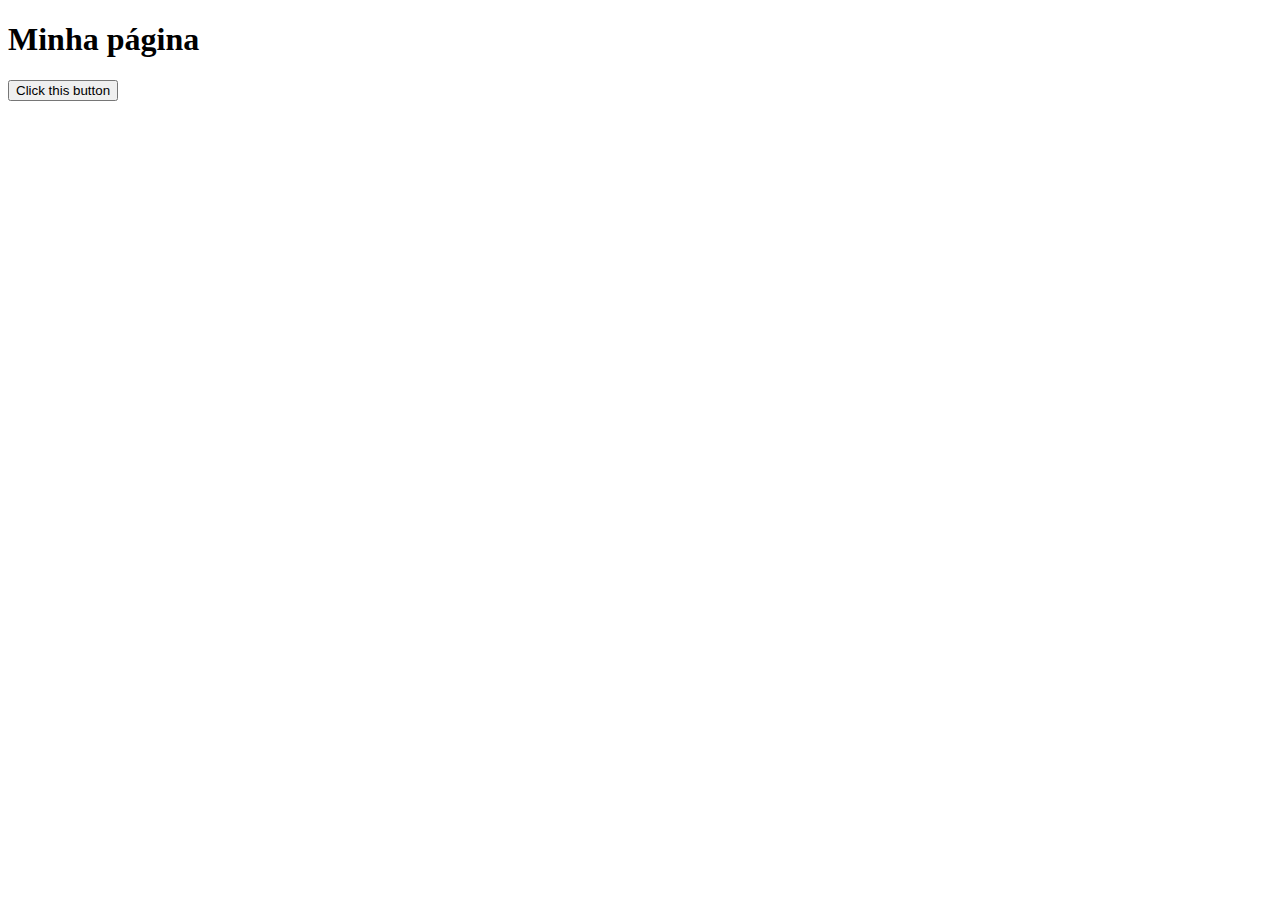
<file: HTML Web Developer/Programação para internet com JavaScript/index.html>
<!DOCTYPE html>
<html lang="en">
    <head>
        <meta charset="UTF-8">
        <meta http-equiv="X-UA-Compatible" content="IE=edge">
        <meta name="viewport" content="width=device-width, initial-scale=1.0">
        <title>Document</title>
        <script type="text/javascript" src="main.js"></script>
    </head>
    <body>
        <h1>Minha página</h1>
        <button type="button" onclick=botao()>Click this button</button>
        <p id="agradecimento" onclick=redirecionar()></p>
    </body>
</html>
</file>
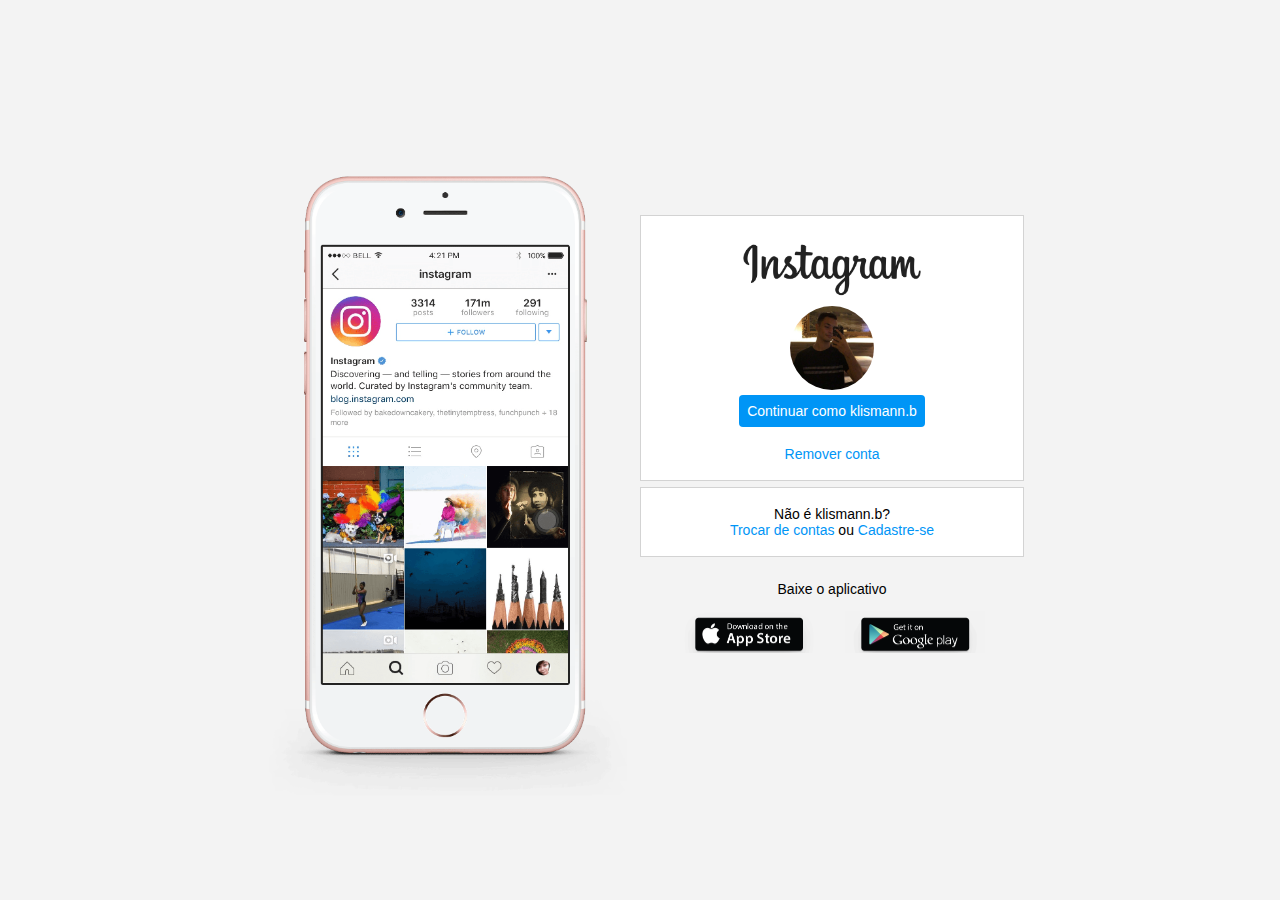
<file: HTML Web Developer/Recriando a página  inicial do Instagram/index.html>
<!DOCTYPE html>
<html>
    <head>
        <meta charset="utf-8">
        <meta name="view-port" content="width=device-width, initial-scale=1.0">
        <link rel="stylesheet" href="style.css">
        <title>Instagram 2.0</title>
    </head>
    <body>
        <div class="instagram-wrapper">
            <div class="instagram-phone">
                <img src="IMG/iphone-com-instagram.png" alt="Iphone com instagram foto">
            </div>
            <div class="instagram-continue">
                <div class="group">
                    <img src="IMG/instagram-logo.png" alt="Logo do instagram" class="instagram-logo">
                    <div class="profile-photo">
                        <img src="IMG/profile-photo.jpg" alt="Foto de perfil do instagram">
                    </div>
                    <a href="#" class="instagram-login">
                        Continuar como klismann.b
                    </a>
                    <a href="#" class="instagram-logout">
                        Remover conta
                    </a>
                </div> 
                <div class="group">
                    <p class="not-account">
                        Não é klismann.b?
                    </p>
                    <p class="notaccout">
                        <span class="link-blue">
                            Trocar de contas
                        </span>
                        ou
                        <span class="link-blue">
                            Cadastre-se
                        </span>
                    </p>
                </div>
                <div class="get-the-app">
                    <p class="get-apple">
                        Baixe o aplicativo
                    </p>
                    <div class="download">
                        <a href="#" class="app-download">
                        </a>
                        <a href="#" class="app-download">
                        </a>
                    </div>
                </div>
            </div>
        </div>
    </body>
</html>
</file>
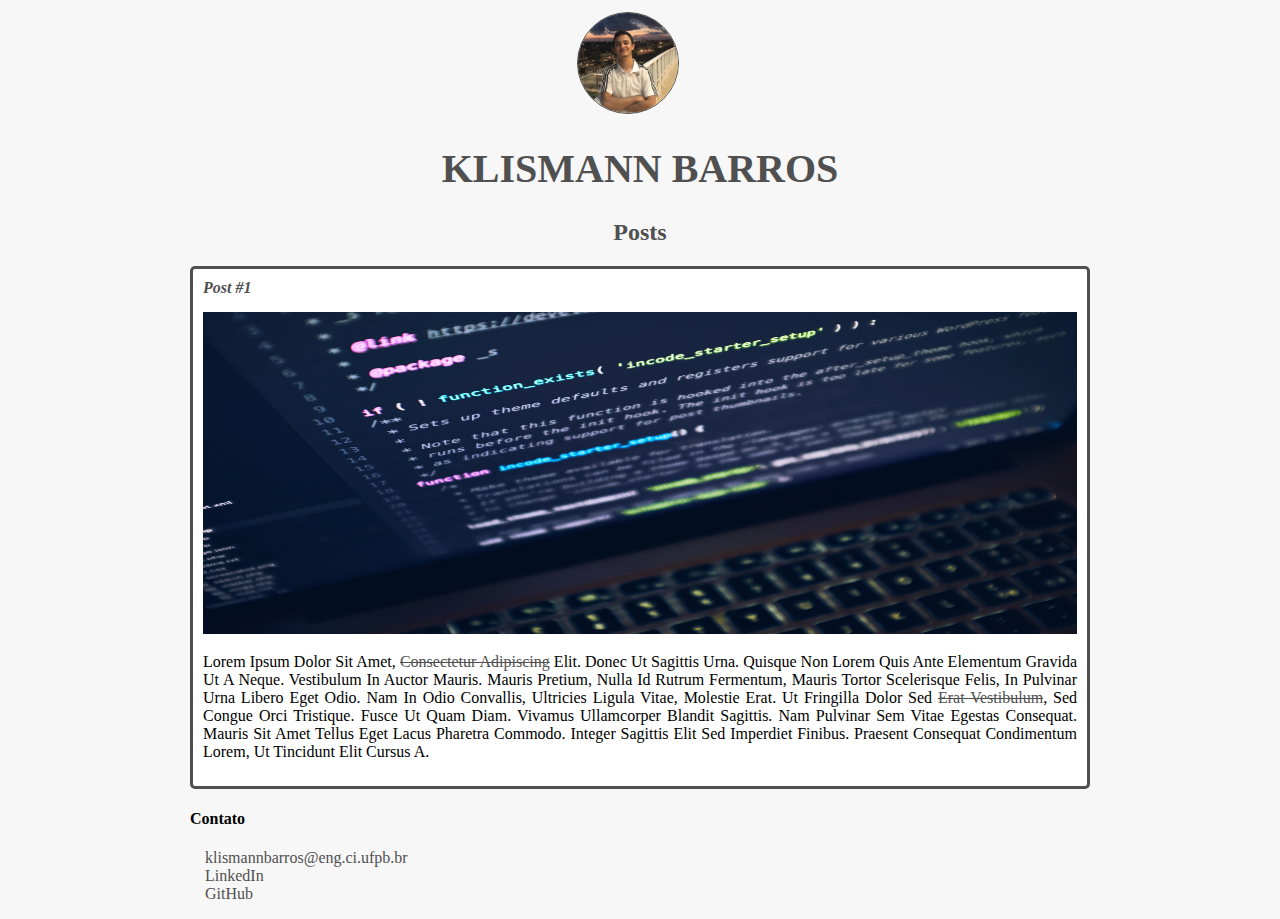
<file: HTML Web Developer/Introdução a criação de websites com HTML5 e CSS3/index1.html>
<!DOCTYPE html>
<html>
    <head>
        <meta charset="utf-8"/>
        <title>Klismann Barros</title>
        <link rel="stylesheet" href="style.css">
    </head>
    <body>
        <header>
            <img src="profile_photo.jpg" alt="Profile photo" width="100px" height="100px" class="photo">
            <h1 id="title">Klismann Barros</h1>
        </header>
        <section>
            <header>
                <h2 class="subtitle">Posts</h2>
            </header>
            <article class="post">
                <header>
                    <h3 class="post_title">Post #1</h3>
                    <img src="photo.webp" alt="HTML code" height="322px" width="920px" class="post_image">
                </header>
                <p class="post_content">
                    Lorem ipsum dolor sit amet, <a href="https://www.linkedin.com/in/klismann-de-oliveira-barros-7bbb961ab/" target="_blank">consectetur adipiscing</a> elit. Donec ut sagittis urna. Quisque non lorem quis ante elementum gravida ut a neque. Vestibulum in auctor mauris. Mauris pretium, nulla id rutrum fermentum, mauris tortor scelerisque felis, in pulvinar urna libero eget odio. Nam in odio convallis, ultricies ligula vitae, molestie erat. Ut fringilla dolor sed <a href="mailto:kismannbarros@eng.ci.ufpb.br" target="_blank">erat vestibulum</a>, sed congue orci tristique. Fusce ut quam diam. Vivamus ullamcorper blandit sagittis. Nam pulvinar sem vitae egestas consequat. Mauris sit amet tellus eget lacus pharetra commodo. Integer sagittis elit sed imperdiet finibus. Praesent consequat condimentum lorem, ut tincidunt elit cursus a.
                </p>
            </article>
        </section>
        <footer>
            <header>
                <h4>Contato</h4>
            </header>
            <ul class="contact_list">
                <li>
                    <a href="mailto:klismannbarros@eng.ci.ufpb.br">klismannbarros@eng.ci.ufpb.br</a>
                </li>
                <li>
                    <a href="https://www.linkedin.com/in/klismann-de-oliveira-barros-7bbb961ab/" target="_blank">LinkedIn</a>
                </li>
                <li>
                    <a href="https://github.com/KlismannB" target="_blank">GitHub</a> 
                </li>
            </ul>
        </footer>
    </body>
</html>
</file>
<file: HTML Web Developer/Recriando a página  inicial do Instagram/style.css>
* {
    padding: 0;
    margin: 0;
    box-sizing: border-box;
    text-decoration: none;
    font-family: sans-serif;
    font-size: 14px;
}

body {
    width: 100%;
    min-height: 100vh;
    background-color: rgb(243,243,243);
    margin: 0;
    padding: 0;
    display: flex;
    justify-content: center;
}

.instagram-wrapper {
    display: flex;
    align-items: center;
    justify-content: start;
    width: 60%;
    height: 100vh;
}

.instagram-phone {
    display: flex;
    align-items: center;
    justify-content: center;
    width: 50%;
}

.instagram-phone img {
    height: 50rem;
}

.instagram-continue {
    display: flex;
    align-items: center; /* horizontal */
    justify-content: space-around; /* na vertical */
    flex-direction: column;
    width: 50%;
    min-height: 34rem;
}

.group {
    display: flex;
    justify-content: space-between;
    align-items: center;
    flex-direction: column;
    background-color: #FFF;
    width: 100%;
    padding: 1.3rem 0;
    border: 1px solid lightgray;
}

.instagram-logo {
    height: 4.8rem;
}

.profile-photo {
    display: flex;
    border-radius: 50%;
    overflow: hidden;
    justify-content: center;
    align-items: center;
}

.profile-photo img {
    height: 6rem;
}

.group:nth-child(1) {
    min-height: 19rem;
}

.instagram-login {
    background-color: #0095f6;
    color: #FFF;
    padding: 8px;
    border-radius: 4px;
    font-style: bold;
}

.instagram-logout {
    color: #0095f6;
    margin-top: 1rem;
}

.not-accout {
    color: rgb(160,160,160);
}

.link-blue {
    color: #0095f6;
}

.get-the-app {
    display: flex;
    flex-direction: column;
    align-items: center;
    justify-content: center;
    width: 100%;
    padding: 1.3rem 0;
}

.download {
    display: flex;
    width: 100%;
    justify-content: space-evenly;
    align-items: center;
    padding: 1rem;
}

.app-download {
    height: 3rem;
    width: 10rem;
    background-size: cover;
}

.app-download:nth-child(1) {
    background-image: url('IMG/apple.png')  
}

.app-download:nth-child(2) {
    background-image: url('IMG/google-play.png')  
}

/* MEDIA QUERYS */

@media (max-width: 1024px) {
    .instagram-wrapper {
        width: 90%;
    }
}

@media (max-width:650px) {
    body {
        background-color: #FFF;
    }

    .instagram-wrapper {
        width: 90%;
    }

    .instagram-phone {
        display: none;
    }

    .instagram-continue {
        width: 100%;
    }

    .group {
        border: 1px solid transparent;
    }
}
</file>
<file: HTML Web Developer/Introdução a criação de websites com HTML5 e CSS3/style.css>
body {
    background: #f7f7f7;
    font-family: Verdana;
    max-width: 900px;
    margin: auto;
}

.photo {
    border: 1px solid #505050;
    border-radius: 50%;
    margin-left: 43%;
    margin-top:12px;
}


#title, .subtitle, .post_title {
    color:#505050;
}

#title {
    font-size: 40px;
    text-transform: uppercase;
    text-align: center;
}

a {
    text-decoration: line-through;
    color:#505050;
}

.subtitle {
    text-align: center; 
}

.post {
    background: #FFF;
    padding: 10px  ;
    border: 3px solid #505050;
    margin-bottom: 15px;
    border-radius: 5px;
}

.post_title {
    font-size: 16px;
    font-style: italic;
    margin: 0;
    margin-bottom: 15px;
}

.post_content {
    margin: 0;
    margin-bottom: 15px;
    text-transform:capitalize;
    text-align: justify;
}

.post_image {
    margin-bottom: 15px;
    width:100%;
}

.contact_list {
    list-style-type: none;
    padding-left: 15px;
}

.contact_list li a {
    text-decoration: none;
}
</file>
